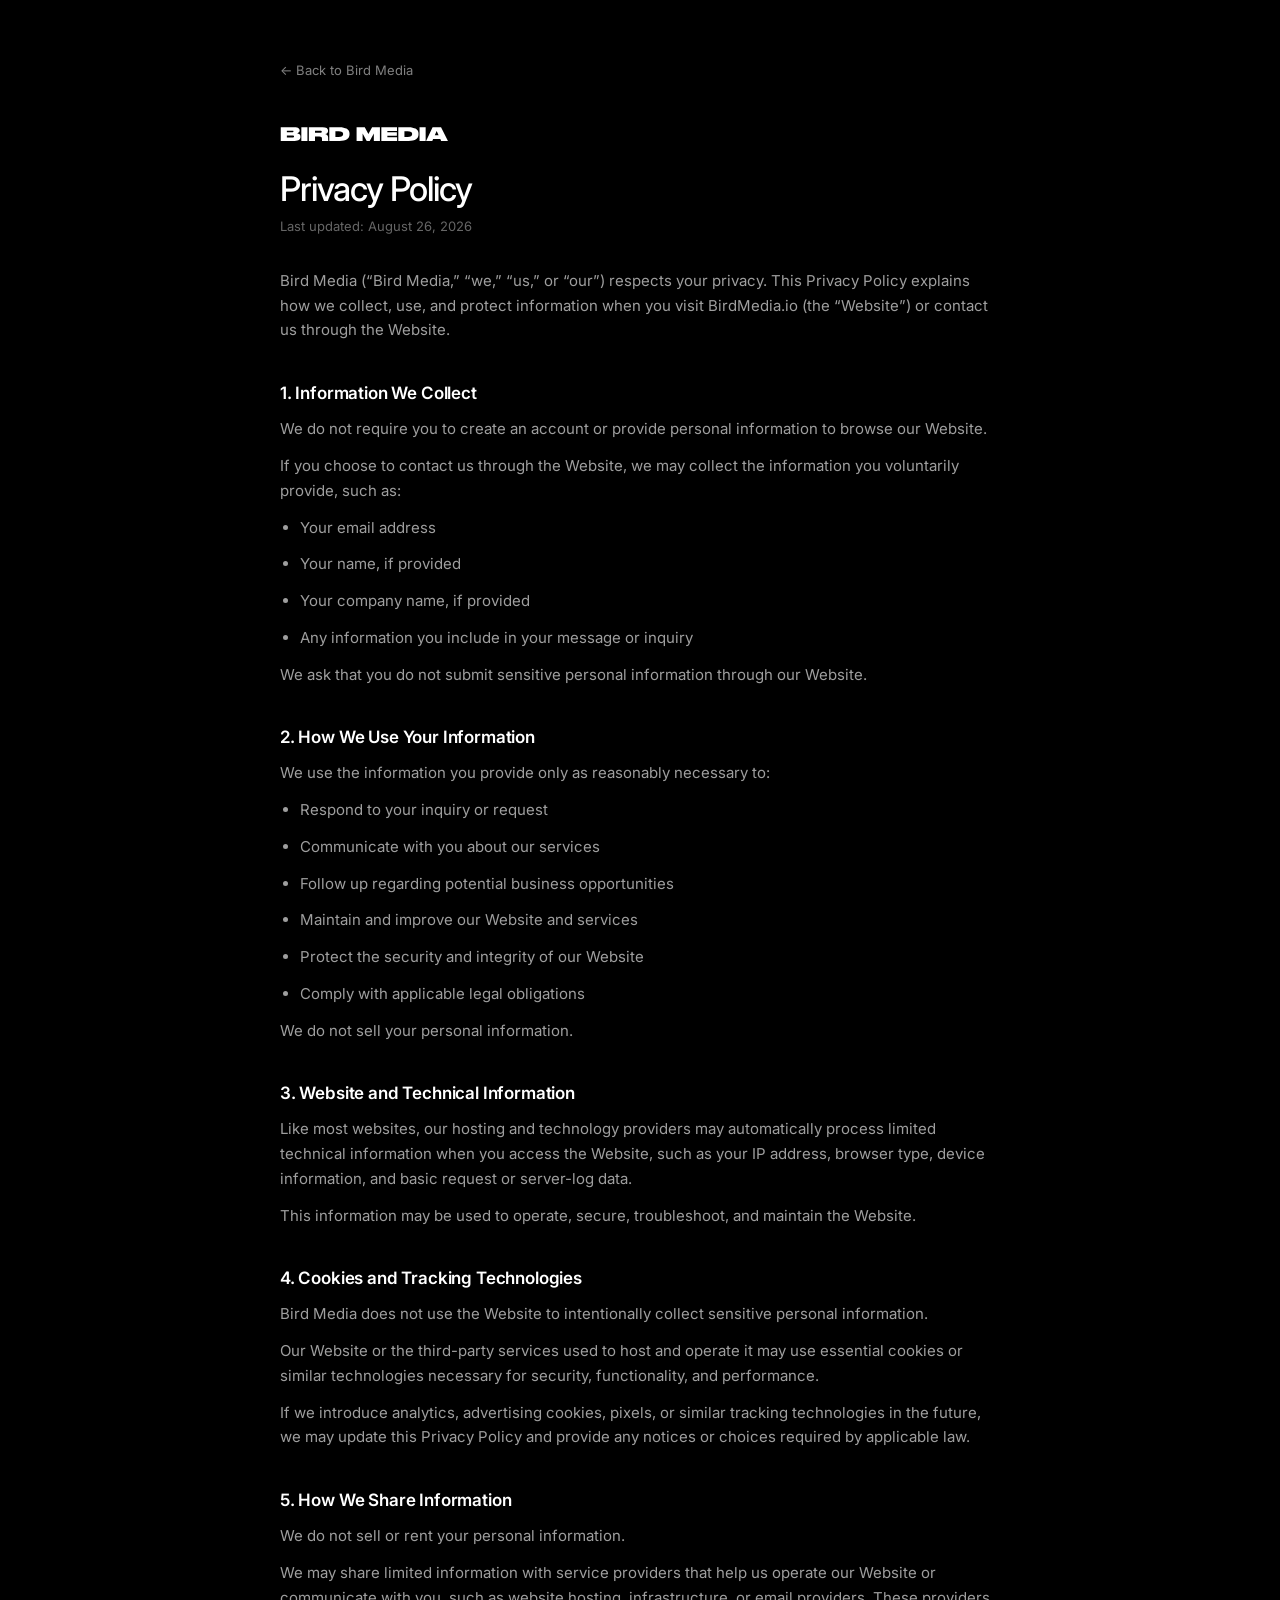
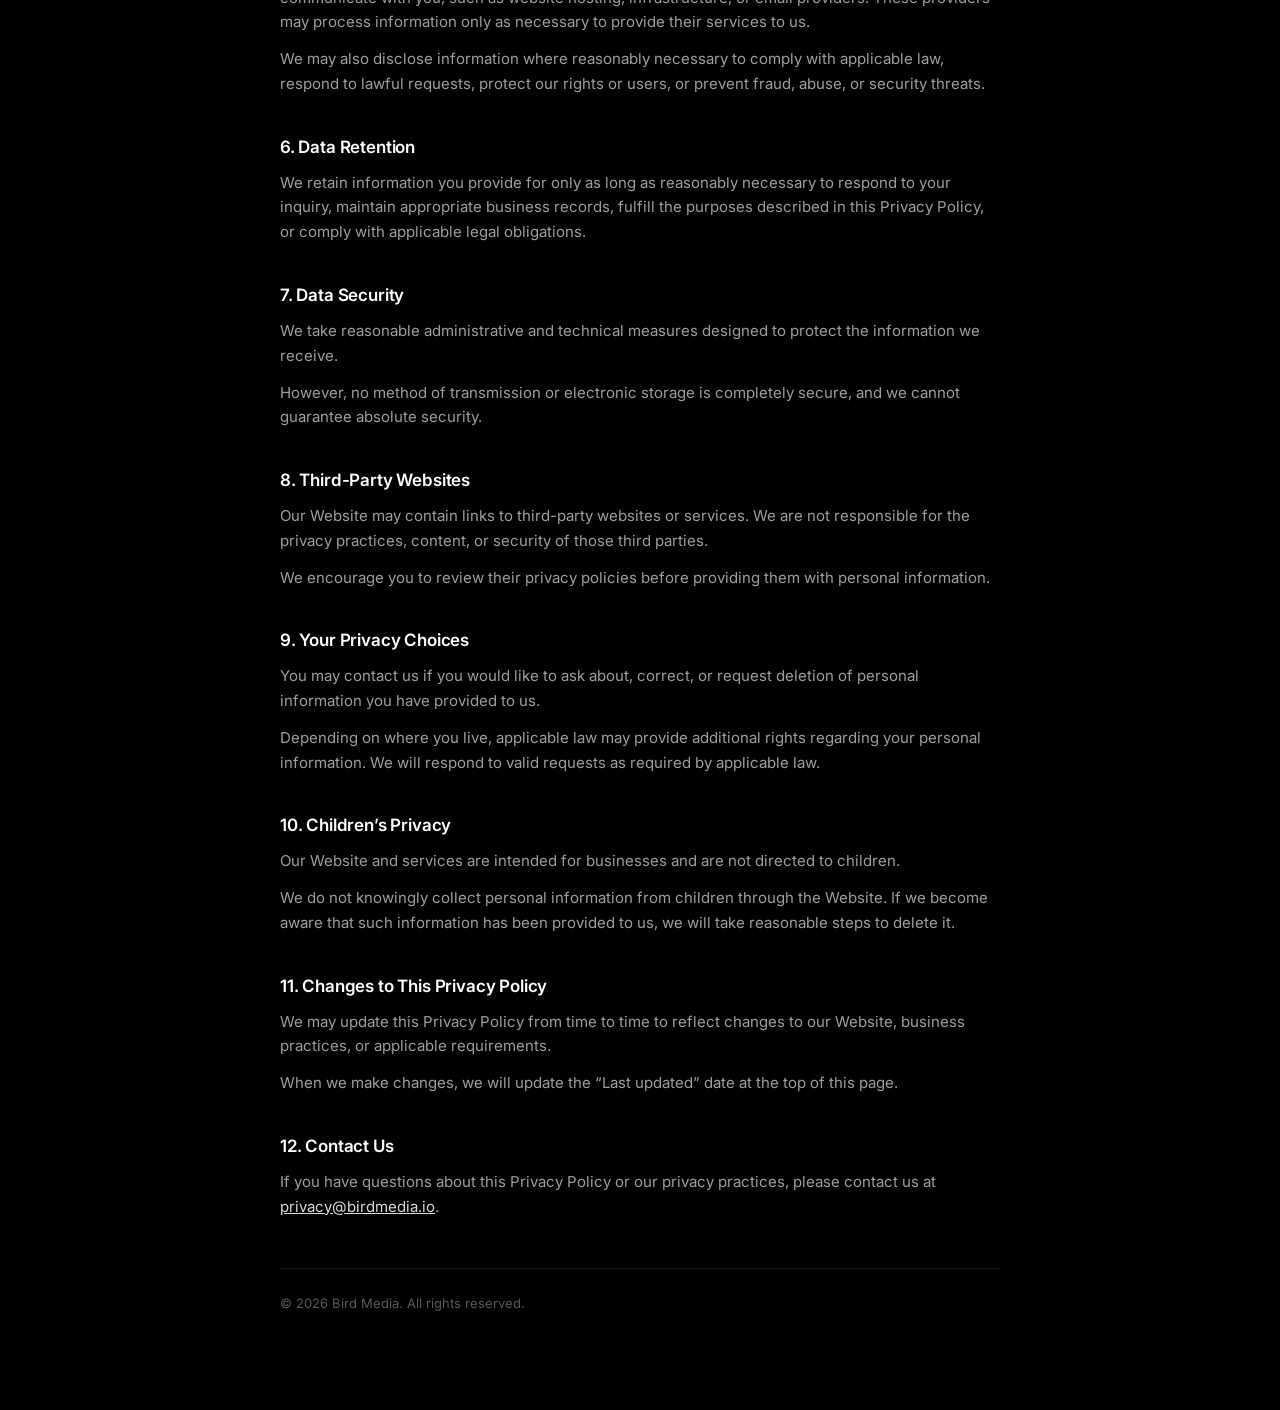
<file: privacy.html>
<!doctype html>
<html lang="en">
  <head>
    <meta charset="UTF-8" />
    <meta name="viewport" content="width=device-width, initial-scale=1.0" />
    <link rel="icon" type="image/svg+xml" href="/favicon.svg" />
    <meta name="theme-color" content="#000000" />
    <meta name="color-scheme" content="dark" />
    <link rel="preconnect" href="https://fonts.googleapis.com" />
    <link rel="preconnect" href="https://fonts.gstatic.com" crossorigin />
    <link
      href="https://fonts.googleapis.com/css2?family=Inter:wght@400;500;600;700&display=swap"
      rel="stylesheet"
    />
    <style>
      *, *::before, *::after { box-sizing: border-box; }
      body {
        margin: 0;
        background: #000;
        color: #fff;
        font-family: "Inter", ui-sans-serif, system-ui, -apple-system, "Segoe UI", sans-serif;
        -webkit-font-smoothing: antialiased;
        line-height: 1.65;
      }
      .wrap { max-width: 760px; margin: 0 auto; padding: 56px 20px 96px; }
      .back {
        display: inline-block;
        font-size: 13px;
        color: rgba(255, 255, 255, 0.5);
        text-decoration: none;
        transition: color 0.2s;
      }
      .back:hover { color: #fff; }
      .mark { width: 168px; margin: 40px 0 8px; display: block; }
      h1 {
        font-size: 34px;
        font-weight: 500;
        letter-spacing: -0.03em;
        line-height: 1.1;
        margin: 24px 0 8px;
      }
      .meta { font-size: 13px; color: rgba(255, 255, 255, 0.4); margin: 0 0 32px; }
      .notice {
        border: 1px solid rgba(255, 200, 120, 0.25);
        background: rgba(255, 200, 120, 0.06);
        border-radius: 12px;
        padding: 16px 18px;
        font-size: 14px;
        color: rgba(255, 226, 183, 0.92);
        margin: 0 0 40px;
      }
      h2 {
        font-size: 17px;
        font-weight: 600;
        letter-spacing: -0.01em;
        margin: 36px 0 10px;
      }
      p, li { font-size: 15px; color: rgba(255, 255, 255, 0.62); margin: 0 0 12px; }
      ul { padding-left: 20px; margin: 0 0 12px; }
      a.inline { color: rgba(255, 255, 255, 0.85); }
      hr { border: 0; border-top: 1px solid rgba(255, 255, 255, 0.08); margin: 48px 0 24px; }
      footer { font-size: 13px; color: rgba(255, 255, 255, 0.35); }
    </style>
    <title>Privacy Policy — Bird Media</title>
  </head>
  <body>
    <div class="wrap">
      <a class="back" href="/">← Back to Bird Media</a>
      <img class="mark" src="/bird-logo.svg" alt="Bird Media" />

      <h1>Privacy Policy</h1>
      <p class="meta">Last updated: August 26, 2026</p>

      <p>
        Bird Media (“Bird Media,” “we,” “us,” or “our”) respects your privacy. This Privacy Policy
        explains how we collect, use, and protect information when you visit BirdMedia.io (the
        “Website”) or contact us through the Website.
      </p>

      <h2>1. Information We Collect</h2>
      <p>
        We do not require you to create an account or provide personal information to browse our
        Website.
      </p>
      <p>
        If you choose to contact us through the Website, we may collect the information you
        voluntarily provide, such as:
      </p>
      <ul>
        <li>Your email address</li>
        <li>Your name, if provided</li>
        <li>Your company name, if provided</li>
        <li>Any information you include in your message or inquiry</li>
      </ul>
      <p>We ask that you do not submit sensitive personal information through our Website.</p>

      <h2>2. How We Use Your Information</h2>
      <p>We use the information you provide only as reasonably necessary to:</p>
      <ul>
        <li>Respond to your inquiry or request</li>
        <li>Communicate with you about our services</li>
        <li>Follow up regarding potential business opportunities</li>
        <li>Maintain and improve our Website and services</li>
        <li>Protect the security and integrity of our Website</li>
        <li>Comply with applicable legal obligations</li>
      </ul>
      <p>We do not sell your personal information.</p>

      <h2>3. Website and Technical Information</h2>
      <p>
        Like most websites, our hosting and technology providers may automatically process limited
        technical information when you access the Website, such as your IP address, browser type,
        device information, and basic request or server-log data.
      </p>
      <p>This information may be used to operate, secure, troubleshoot, and maintain the Website.</p>

      <h2>4. Cookies and Tracking Technologies</h2>
      <p>
        Bird Media does not use the Website to intentionally collect sensitive personal information.
      </p>
      <p>
        Our Website or the third-party services used to host and operate it may use essential
        cookies or similar technologies necessary for security, functionality, and performance.
      </p>
      <p>
        If we introduce analytics, advertising cookies, pixels, or similar tracking technologies in
        the future, we may update this Privacy Policy and provide any notices or choices required by
        applicable law.
      </p>

      <h2>5. How We Share Information</h2>
      <p>We do not sell or rent your personal information.</p>
      <p>
        We may share limited information with service providers that help us operate our Website or
        communicate with you, such as website hosting, infrastructure, or email providers. These
        providers may process information only as necessary to provide their services to us.
      </p>
      <p>
        We may also disclose information where reasonably necessary to comply with applicable law,
        respond to lawful requests, protect our rights or users, or prevent fraud, abuse, or
        security threats.
      </p>

      <h2>6. Data Retention</h2>
      <p>
        We retain information you provide for only as long as reasonably necessary to respond to
        your inquiry, maintain appropriate business records, fulfill the purposes described in this
        Privacy Policy, or comply with applicable legal obligations.
      </p>

      <h2>7. Data Security</h2>
      <p>
        We take reasonable administrative and technical measures designed to protect the information
        we receive.
      </p>
      <p>
        However, no method of transmission or electronic storage is completely secure, and we cannot
        guarantee absolute security.
      </p>

      <h2>8. Third-Party Websites</h2>
      <p>
        Our Website may contain links to third-party websites or services. We are not responsible
        for the privacy practices, content, or security of those third parties.
      </p>
      <p>
        We encourage you to review their privacy policies before providing them with personal
        information.
      </p>

      <h2>9. Your Privacy Choices</h2>
      <p>
        You may contact us if you would like to ask about, correct, or request deletion of personal
        information you have provided to us.
      </p>
      <p>
        Depending on where you live, applicable law may provide additional rights regarding your
        personal information. We will respond to valid requests as required by applicable law.
      </p>

      <h2>10. Children&rsquo;s Privacy</h2>
      <p>
        Our Website and services are intended for businesses and are not directed to children.
      </p>
      <p>
        We do not knowingly collect personal information from children through the Website. If we
        become aware that such information has been provided to us, we will take reasonable steps to
        delete it.
      </p>

      <h2>11. Changes to This Privacy Policy</h2>
      <p>
        We may update this Privacy Policy from time to time to reflect changes to our Website,
        business practices, or applicable requirements.
      </p>
      <p>
        When we make changes, we will update the “Last updated” date at the top of this page.
      </p>

      <h2>12. Contact Us</h2>
      <p>
        If you have questions about this Privacy Policy or our privacy practices, please contact us
        at <a class="inline" href="mailto:privacy@birdmedia.io">privacy@birdmedia.io</a>.
      </p>

      <hr />
      <footer>© <span id="y"></span> Bird Media. All rights reserved.</footer>
    </div>
    <script>
      document.getElementById('y').textContent = new Date().getFullYear()
    </script>
  </body>
</html>
</file>
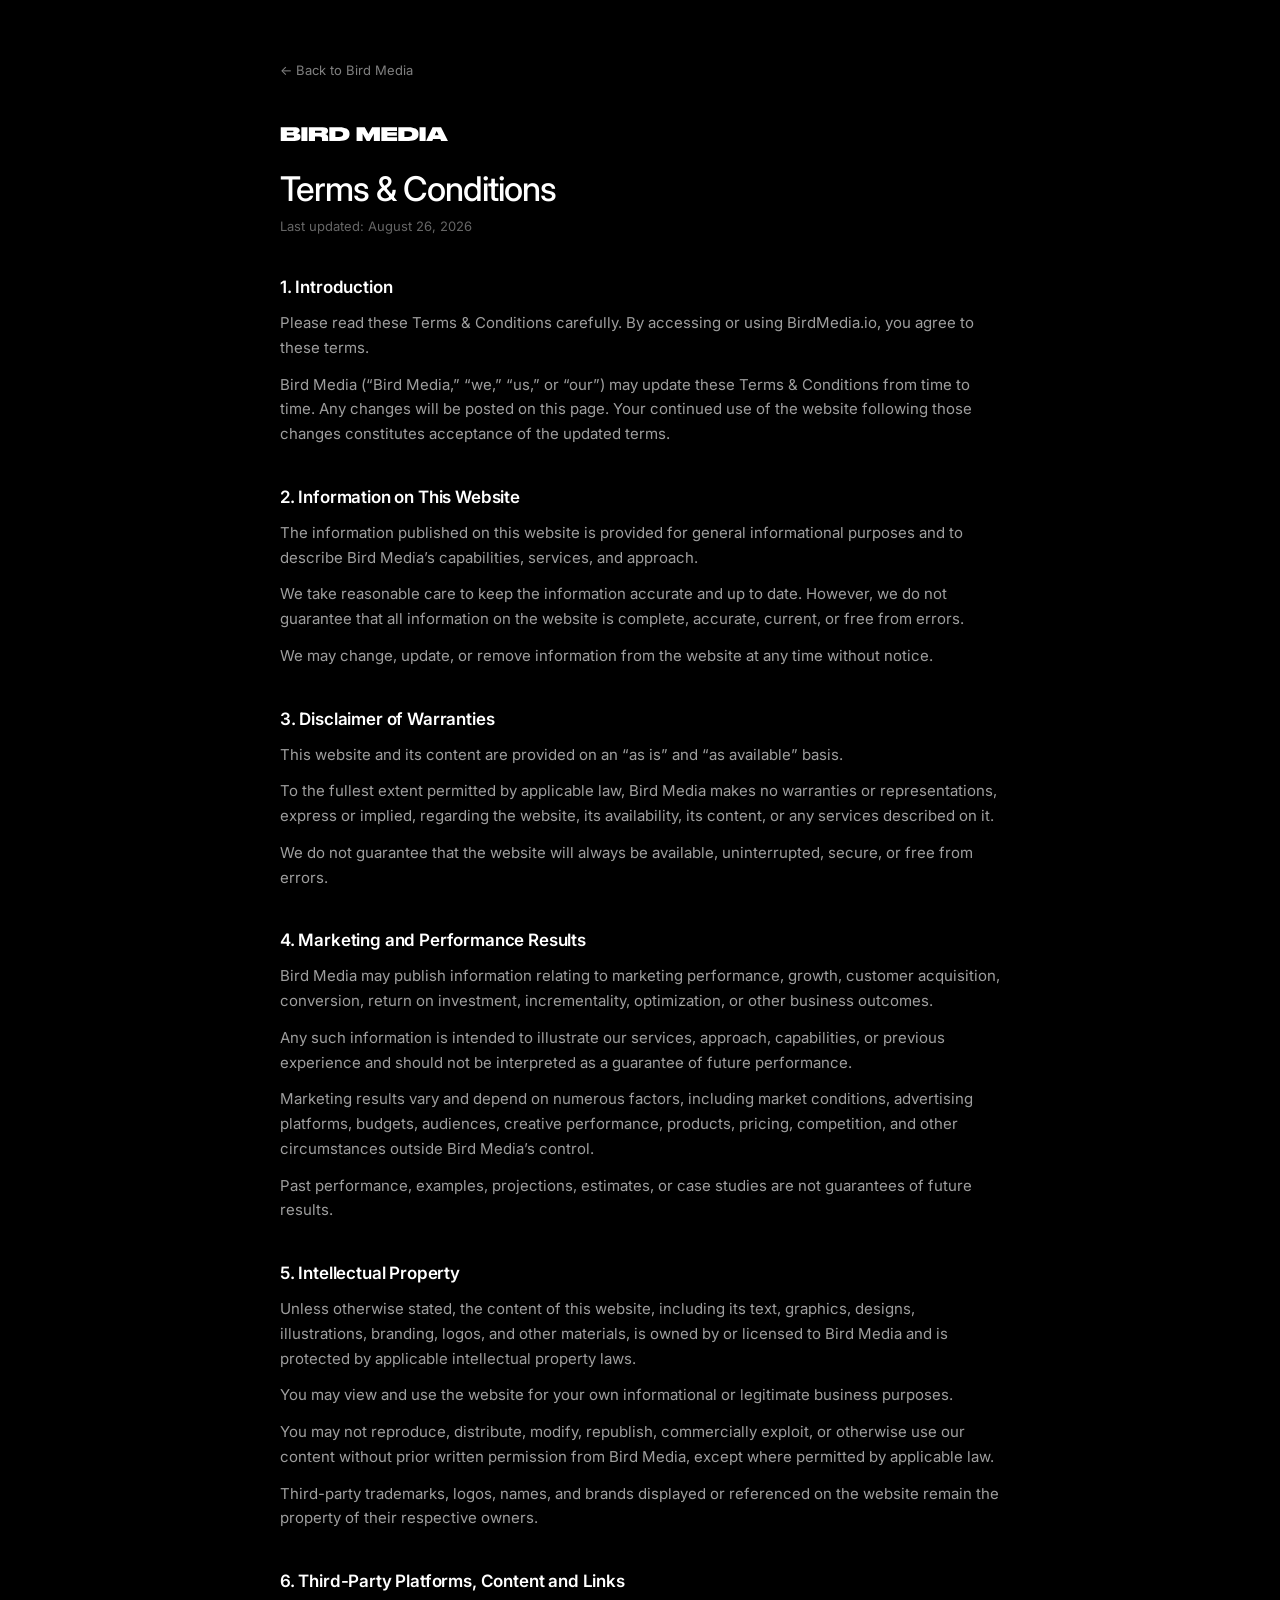
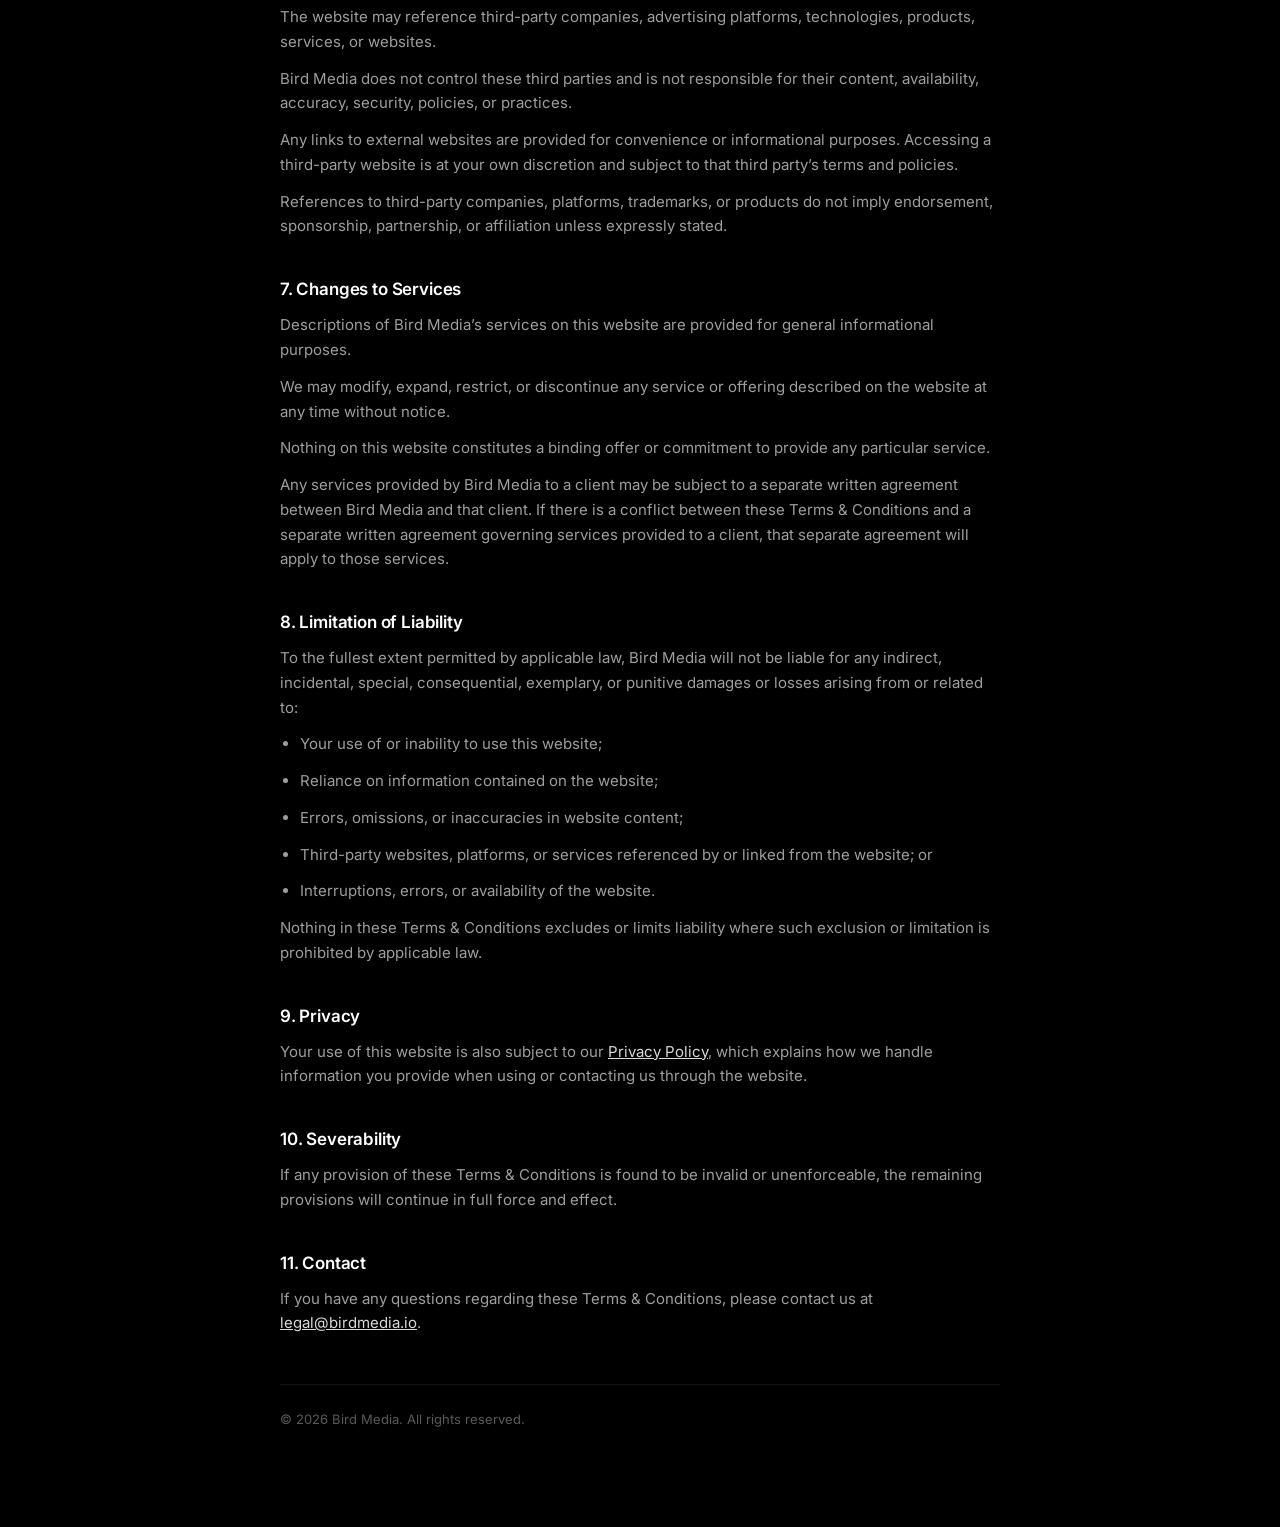
<file: terms.html>
<!doctype html>
<html lang="en">
  <head>
    <meta charset="UTF-8" />
    <meta name="viewport" content="width=device-width, initial-scale=1.0" />
    <link rel="icon" type="image/svg+xml" href="/favicon.svg" />
    <meta name="theme-color" content="#000000" />
    <meta name="color-scheme" content="dark" />
    <link rel="preconnect" href="https://fonts.googleapis.com" />
    <link rel="preconnect" href="https://fonts.gstatic.com" crossorigin />
    <link
      href="https://fonts.googleapis.com/css2?family=Inter:wght@400;500;600;700&display=swap"
      rel="stylesheet"
    />
    <style>
      *, *::before, *::after { box-sizing: border-box; }
      body {
        margin: 0;
        background: #000;
        color: #fff;
        font-family: "Inter", ui-sans-serif, system-ui, -apple-system, "Segoe UI", sans-serif;
        -webkit-font-smoothing: antialiased;
        line-height: 1.65;
      }
      .wrap { max-width: 760px; margin: 0 auto; padding: 56px 20px 96px; }
      .back {
        display: inline-block;
        font-size: 13px;
        color: rgba(255, 255, 255, 0.5);
        text-decoration: none;
        transition: color 0.2s;
      }
      .back:hover { color: #fff; }
      .mark { width: 168px; margin: 40px 0 8px; display: block; }
      h1 {
        font-size: 34px;
        font-weight: 500;
        letter-spacing: -0.03em;
        line-height: 1.1;
        margin: 24px 0 8px;
      }
      .meta { font-size: 13px; color: rgba(255, 255, 255, 0.4); margin: 0 0 32px; }
      .notice {
        border: 1px solid rgba(255, 200, 120, 0.25);
        background: rgba(255, 200, 120, 0.06);
        border-radius: 12px;
        padding: 16px 18px;
        font-size: 14px;
        color: rgba(255, 226, 183, 0.92);
        margin: 0 0 40px;
      }
      h2 {
        font-size: 17px;
        font-weight: 600;
        letter-spacing: -0.01em;
        margin: 36px 0 10px;
      }
      p, li { font-size: 15px; color: rgba(255, 255, 255, 0.62); margin: 0 0 12px; }
      ul { padding-left: 20px; margin: 0 0 12px; }
      a.inline { color: rgba(255, 255, 255, 0.85); }
      hr { border: 0; border-top: 1px solid rgba(255, 255, 255, 0.08); margin: 48px 0 24px; }
      footer { font-size: 13px; color: rgba(255, 255, 255, 0.35); }
    </style>
    <title>Terms &amp; Conditions — Bird Media</title>
  </head>
  <body>
    <div class="wrap">
      <a class="back" href="/">← Back to Bird Media</a>
      <img class="mark" src="/bird-logo.svg" alt="Bird Media" />

      <h1>Terms &amp; Conditions</h1>
      <p class="meta">Last updated: August 26, 2026</p>

      <h2>1. Introduction</h2>
      <p>
        Please read these Terms &amp; Conditions carefully. By accessing or using BirdMedia.io, you
        agree to these terms.
      </p>
      <p>
        Bird Media (“Bird Media,” “we,” “us,” or “our”) may update these Terms &amp; Conditions from
        time to time. Any changes will be posted on this page. Your continued use of the website
        following those changes constitutes acceptance of the updated terms.
      </p>

      <h2>2. Information on This Website</h2>
      <p>
        The information published on this website is provided for general informational purposes and
        to describe Bird Media’s capabilities, services, and approach.
      </p>
      <p>
        We take reasonable care to keep the information accurate and up to date. However, we do not
        guarantee that all information on the website is complete, accurate, current, or free from
        errors.
      </p>
      <p>We may change, update, or remove information from the website at any time without notice.</p>

      <h2>3. Disclaimer of Warranties</h2>
      <p>This website and its content are provided on an “as is” and “as available” basis.</p>
      <p>
        To the fullest extent permitted by applicable law, Bird Media makes no warranties or
        representations, express or implied, regarding the website, its availability, its content,
        or any services described on it.
      </p>
      <p>
        We do not guarantee that the website will always be available, uninterrupted, secure, or
        free from errors.
      </p>

      <h2>4. Marketing and Performance Results</h2>
      <p>
        Bird Media may publish information relating to marketing performance, growth, customer
        acquisition, conversion, return on investment, incrementality, optimization, or other
        business outcomes.
      </p>
      <p>
        Any such information is intended to illustrate our services, approach, capabilities, or
        previous experience and should not be interpreted as a guarantee of future performance.
      </p>
      <p>
        Marketing results vary and depend on numerous factors, including market conditions,
        advertising platforms, budgets, audiences, creative performance, products, pricing,
        competition, and other circumstances outside Bird Media’s control.
      </p>
      <p>
        Past performance, examples, projections, estimates, or case studies are not guarantees of
        future results.
      </p>

      <h2>5. Intellectual Property</h2>
      <p>
        Unless otherwise stated, the content of this website, including its text, graphics, designs,
        illustrations, branding, logos, and other materials, is owned by or licensed to Bird Media
        and is protected by applicable intellectual property laws.
      </p>
      <p>You may view and use the website for your own informational or legitimate business purposes.</p>
      <p>
        You may not reproduce, distribute, modify, republish, commercially exploit, or otherwise use
        our content without prior written permission from Bird Media, except where permitted by
        applicable law.
      </p>
      <p>
        Third-party trademarks, logos, names, and brands displayed or referenced on the website
        remain the property of their respective owners.
      </p>

      <h2>6. Third-Party Platforms, Content and Links</h2>
      <p>
        The website may reference third-party companies, advertising platforms, technologies,
        products, services, or websites.
      </p>
      <p>
        Bird Media does not control these third parties and is not responsible for their content,
        availability, accuracy, security, policies, or practices.
      </p>
      <p>
        Any links to external websites are provided for convenience or informational purposes.
        Accessing a third-party website is at your own discretion and subject to that third party’s
        terms and policies.
      </p>
      <p>
        References to third-party companies, platforms, trademarks, or products do not imply
        endorsement, sponsorship, partnership, or affiliation unless expressly stated.
      </p>

      <h2>7. Changes to Services</h2>
      <p>
        Descriptions of Bird Media’s services on this website are provided for general informational
        purposes.
      </p>
      <p>
        We may modify, expand, restrict, or discontinue any service or offering described on the
        website at any time without notice.
      </p>
      <p>
        Nothing on this website constitutes a binding offer or commitment to provide any particular
        service.
      </p>
      <p>
        Any services provided by Bird Media to a client may be subject to a separate written
        agreement between Bird Media and that client. If there is a conflict between these Terms
        &amp; Conditions and a separate written agreement governing services provided to a client,
        that separate agreement will apply to those services.
      </p>

      <h2>8. Limitation of Liability</h2>
      <p>
        To the fullest extent permitted by applicable law, Bird Media will not be liable for any
        indirect, incidental, special, consequential, exemplary, or punitive damages or losses
        arising from or related to:
      </p>
      <ul>
        <li>Your use of or inability to use this website;</li>
        <li>Reliance on information contained on the website;</li>
        <li>Errors, omissions, or inaccuracies in website content;</li>
        <li>
          Third-party websites, platforms, or services referenced by or linked from the website; or
        </li>
        <li>Interruptions, errors, or availability of the website.</li>
      </ul>
      <p>
        Nothing in these Terms &amp; Conditions excludes or limits liability where such exclusion or
        limitation is prohibited by applicable law.
      </p>

      <h2>9. Privacy</h2>
      <p>
        Your use of this website is also subject to our
        <a class="inline" href="/privacy.html">Privacy Policy</a>, which explains how we handle
        information you provide when using or contacting us through the website.
      </p>

      <h2>10. Severability</h2>
      <p>
        If any provision of these Terms &amp; Conditions is found to be invalid or unenforceable, the
        remaining provisions will continue in full force and effect.
      </p>

      <h2>11. Contact</h2>
      <p>
        If you have any questions regarding these Terms &amp; Conditions, please contact us at
        <a class="inline" href="mailto:legal@birdmedia.io">legal@birdmedia.io</a>.
      </p>

      <hr />
      <footer>© <span id="y"></span> Bird Media. All rights reserved.</footer>
    </div>
    <script>
      document.getElementById('y').textContent = new Date().getFullYear()
    </script>
  </body>
</html>
</file>
